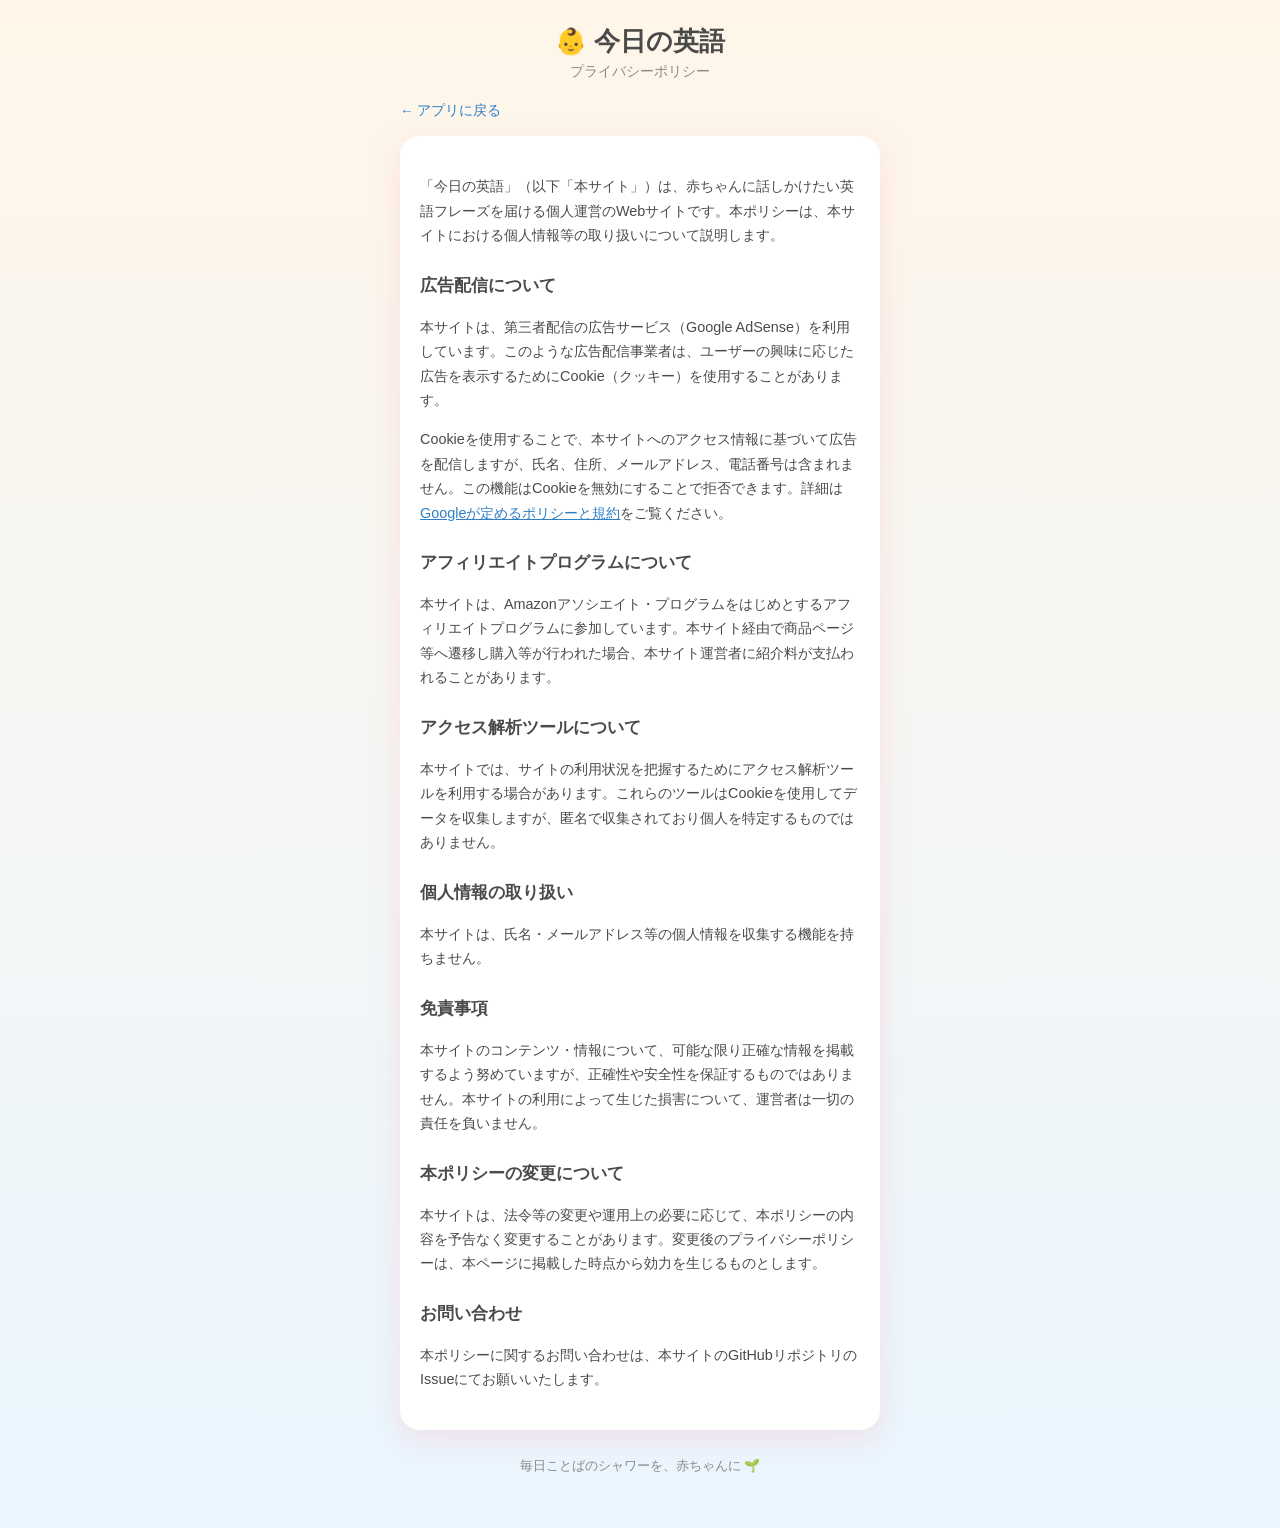
<file: privacy.html>
<!DOCTYPE html>
<html lang="ja">

<head>
  <meta charset="UTF-8">
  <meta name="viewport" content="width=device-width, initial-scale=1.0, viewport-fit=cover">
  <title>プライバシーポリシー - 今日の英語</title>
  <meta name="description" content="「今日の英語」アプリのプライバシーポリシーです。">
  <link rel="canonical" href="https://childspeak.netlify.app/privacy.html">
  <meta name="robots" content="noindex">
  <link rel="stylesheet" href="style.css">
  <style>
    .policy {
      background: var(--card-bg);
      border-radius: 20px;
      box-shadow: var(--shadow);
      padding: 24px 20px;
      font-size: 0.9rem;
      line-height: 1.7;
    }

    .policy h2 {
      font-size: 1.05rem;
      margin: 24px 0 8px;
    }

    .policy h2:first-child {
      margin-top: 0;
    }

    .policy a {
      color: #2f7fc4;
    }

    .back-link {
      display: inline-block;
      margin-bottom: 16px;
      font-size: 0.85rem;
      color: #2f7fc4;
      text-decoration: none;
    }
  </style>
  <script async src="https://pagead2.googlesyndication.com/pagead/js/adsbygoogle.js?client=ca-pub-4688695062273631"
    crossorigin="anonymous"></script>
</head>

<body>
  <div class="app">
    <header class="header">
      <h1>👶 今日の英語</h1>
      <p class="subtitle">プライバシーポリシー</p>
    </header>

    <main>
      <a class="back-link" href="index.html">&larr; アプリに戻る</a>

      <section class="policy">
        <p>「今日の英語」（以下「本サイト」）は、赤ちゃんに話しかけたい英語フレーズを届ける個人運営のWebサイトです。本ポリシーは、本サイトにおける個人情報等の取り扱いについて説明します。</p>

        <h2>広告配信について</h2>
        <p>本サイトは、第三者配信の広告サービス（Google AdSense）を利用しています。このような広告配信事業者は、ユーザーの興味に応じた広告を表示するためにCookie（クッキー）を使用することがあります。</p>
        <p>Cookieを使用することで、本サイトへのアクセス情報に基づいて広告を配信しますが、氏名、住所、メールアドレス、電話番号は含まれません。この機能はCookieを無効にすることで拒否できます。詳細は<a
            href="https://policies.google.com/technologies/ads?hl=ja" target="_blank"
            rel="noopener noreferrer">Googleが定めるポリシーと規約</a>をご覧ください。</p>

        <h2>アフィリエイトプログラムについて</h2>
        <p>本サイトは、Amazonアソシエイト・プログラムをはじめとするアフィリエイトプログラムに参加しています。本サイト経由で商品ページ等へ遷移し購入等が行われた場合、本サイト運営者に紹介料が支払われることがあります。</p>

        <h2>アクセス解析ツールについて</h2>
        <p>本サイトでは、サイトの利用状況を把握するためにアクセス解析ツールを利用する場合があります。これらのツールはCookieを使用してデータを収集しますが、匿名で収集されており個人を特定するものではありません。</p>

        <h2>個人情報の取り扱い</h2>
        <p>本サイトは、氏名・メールアドレス等の個人情報を収集する機能を持ちません。</p>

        <h2>免責事項</h2>
        <p>本サイトのコンテンツ・情報について、可能な限り正確な情報を掲載するよう努めていますが、正確性や安全性を保証するものではありません。本サイトの利用によって生じた損害について、運営者は一切の責任を負いません。</p>

        <h2>本ポリシーの変更について</h2>
        <p>本サイトは、法令等の変更や運用上の必要に応じて、本ポリシーの内容を予告なく変更することがあります。変更後のプライバシーポリシーは、本ページに掲載した時点から効力を生じるものとします。</p>

        <h2>お問い合わせ</h2>
        <p>本ポリシーに関するお問い合わせは、本サイトのGitHubリポジトリのIssueにてお願いいたします。</p>
      </section>
    </main>

    <footer class="footer">
      <p>毎日ことばのシャワーを、赤ちゃんに 🌱</p>
    </footer>
  </div>
</body>

</html>
</file>
<file: style.css>
:root {
  --bg-top: #fff6e9;
  --bg-bottom: #eaf6ff;
  --card-bg: #ffffff;
  --pink: #ff9eb5;
  --blue: #8ecbff;
  --yellow: #ffd166;
  --text: #4a4a4a;
  --text-soft: #8a8a8a;
  --shadow: 0 10px 30px rgba(255, 158, 181, 0.25);
  font-size: 16px;
}

* {
  box-sizing: border-box;
}

body {
  margin: 0;
  min-height: 100vh;
  font-family:
    "Hiragino Maru Gothic ProN",
    "Rounded Mplus 1c",
    "Yu Gothic",
    -apple-system,
    BlinkMacSystemFont,
    sans-serif;
  background: linear-gradient(180deg, var(--bg-top) 0%, var(--bg-bottom) 100%);
  color: var(--text);
  display: flex;
  justify-content: center;
  padding: 24px 16px 40px;
}

.app {
  width: 100%;
  max-width: 480px;
}

.header {
  text-align: center;
  margin-bottom: 20px;
}

.header h1 {
  font-size: 1.6rem;
  margin: 0 0 4px;
}

.subtitle {
  margin: 0;
  color: var(--text-soft);
  font-size: 0.85rem;
}

.card {
  background: var(--card-bg);
  border-radius: 28px;
  box-shadow: var(--shadow);
  padding: 28px 20px 24px;
  text-align: center;
  position: relative;
  overflow: hidden;
}

.day-badge {
  position: absolute;
  top: 16px;
  left: 16px;
  background: var(--blue);
  color: white;
  font-size: 0.75rem;
  font-weight: 700;
  padding: 4px 10px;
  border-radius: 999px;
}

.tag-badge {
  position: absolute;
  top: 16px;
  right: 16px;
  background: var(--yellow);
  color: #6b5300;
  font-size: 0.75rem;
  font-weight: 700;
  padding: 4px 10px;
  border-radius: 999px;
}

.emoji {
  font-size: 4rem;
  margin: 20px 0 8px;
  line-height: 1;
}

.phrase-btn {
  display: inline-flex;
  align-items: center;
  gap: 10px;
  background: linear-gradient(135deg, var(--pink), #ffb8c9);
  border: none;
  color: white;
  padding: 16px 24px;
  border-radius: 20px;
  font-size: 1.5rem;
  font-weight: 700;
  cursor: pointer;
  box-shadow: 0 6px 16px rgba(255, 158, 181, 0.45);
  transition:
    transform 0.12s ease,
    box-shadow 0.12s ease;
  max-width: 100%;
}

.phrase-btn:active {
  transform: scale(0.96);
  box-shadow: 0 3px 8px rgba(255, 158, 181, 0.45);
}

.phrase-btn.speaking {
  animation: pulse 0.6s ease infinite;
}

@keyframes pulse {
  0%,
  100% {
    transform: scale(1);
  }
  50% {
    transform: scale(1.04);
  }
}

.phrase {
  word-break: break-word;
}

.speaker-icon {
  font-size: 1.4rem;
  flex-shrink: 0;
}

.translation {
  margin: 16px 0 4px;
  font-size: 1.2rem;
  color: var(--text);
  font-weight: 600;
}

.hint {
  margin: 12px 0 0;
  font-size: 0.75rem;
  color: var(--text-soft);
  min-height: 1em;
}

.next-word {
  display: flex;
  justify-content: center;
  gap: 12px;
  margin: 18px 0;
}

.next-btn {
  background: linear-gradient(135deg, var(--blue), #b3ddff);
  border: none;
  color: white;
  padding: 12px 28px;
  border-radius: 999px;
  font-size: 1rem;
  font-weight: 700;
  cursor: pointer;
  box-shadow: 0 6px 16px rgba(142, 203, 255, 0.45);
  transition:
    transform 0.12s ease,
    box-shadow 0.12s ease;
}

.next-btn:active {
  transform: scale(0.96);
  box-shadow: 0 3px 8px rgba(142, 203, 255, 0.45);
}

.prev-btn {
  background: white;
  border: 2px solid var(--blue);
  color: var(--blue);
  padding: 10px 26px;
  border-radius: 999px;
  font-size: 1rem;
  font-weight: 700;
  cursor: pointer;
  transition:
    transform 0.12s ease,
    box-shadow 0.12s ease;
}

.prev-btn:active {
  transform: scale(0.96);
}

.history-item {
  background: var(--card-bg);
  border-radius: 14px;
  padding: 10px 14px;
  display: flex;
  align-items: center;
  gap: 10px;
  box-shadow: 0 2px 8px rgba(0, 0, 0, 0.05);
}

.history-item .h-emoji {
  font-size: 1.3rem;
}

.history-item .h-text {
  flex: 1;
}

.history-item .h-en {
  font-weight: 700;
  font-size: 0.95rem;
}

.history-item .h-ja {
  font-size: 0.8rem;
  color: var(--text-soft);
}

.history-item .h-play {
  background: var(--blue);
  border: none;
  color: white;
  width: 32px;
  height: 32px;
  border-radius: 50%;
  font-size: 0.9rem;
  cursor: pointer;
  flex-shrink: 0;
}

.hidden {
  display: none !important;
}

.mode-tabs {
  display: flex;
  gap: 8px;
  margin-bottom: 20px;
}

.mode-tab {
  flex: 1;
  background: none;
  border: 2px solid var(--blue);
  color: #2f7fc4;
  padding: 10px 12px;
  border-radius: 999px;
  font-size: 0.9rem;
  font-weight: 700;
  cursor: pointer;
  font-family: inherit;
}

.mode-tab.active {
  background: var(--blue);
  color: white;
}

.tag-filters {
  display: flex;
  flex-wrap: wrap;
  gap: 8px;
  margin-bottom: 16px;
}

.tag-filter {
  background: var(--card-bg);
  border: 2px solid var(--yellow);
  color: #6b5300;
  padding: 6px 14px;
  border-radius: 999px;
  font-size: 0.8rem;
  font-weight: 700;
  cursor: pointer;
  font-family: inherit;
}

.tag-filter.active {
  background: var(--yellow);
}

.word-list {
  list-style: none;
  margin: 0;
  padding: 0;
  display: flex;
  flex-direction: column;
  gap: 8px;
}

.word-list .history-item {
  cursor: pointer;
}

.word-list .h-tag {
  background: #fff2d6;
  color: #6b5300;
  font-size: 0.7rem;
  font-weight: 700;
  padding: 2px 8px;
  border-radius: 999px;
  flex-shrink: 0;
}

.recommend-section {
  margin-top: 28px;
}

.recommend-heading {
  font-size: 1.05rem;
  margin: 0 0 12px;
}

.footer {
  text-align: center;
  margin-top: 28px;
  font-size: 0.8rem;
  color: var(--text-soft);
}
</file>
